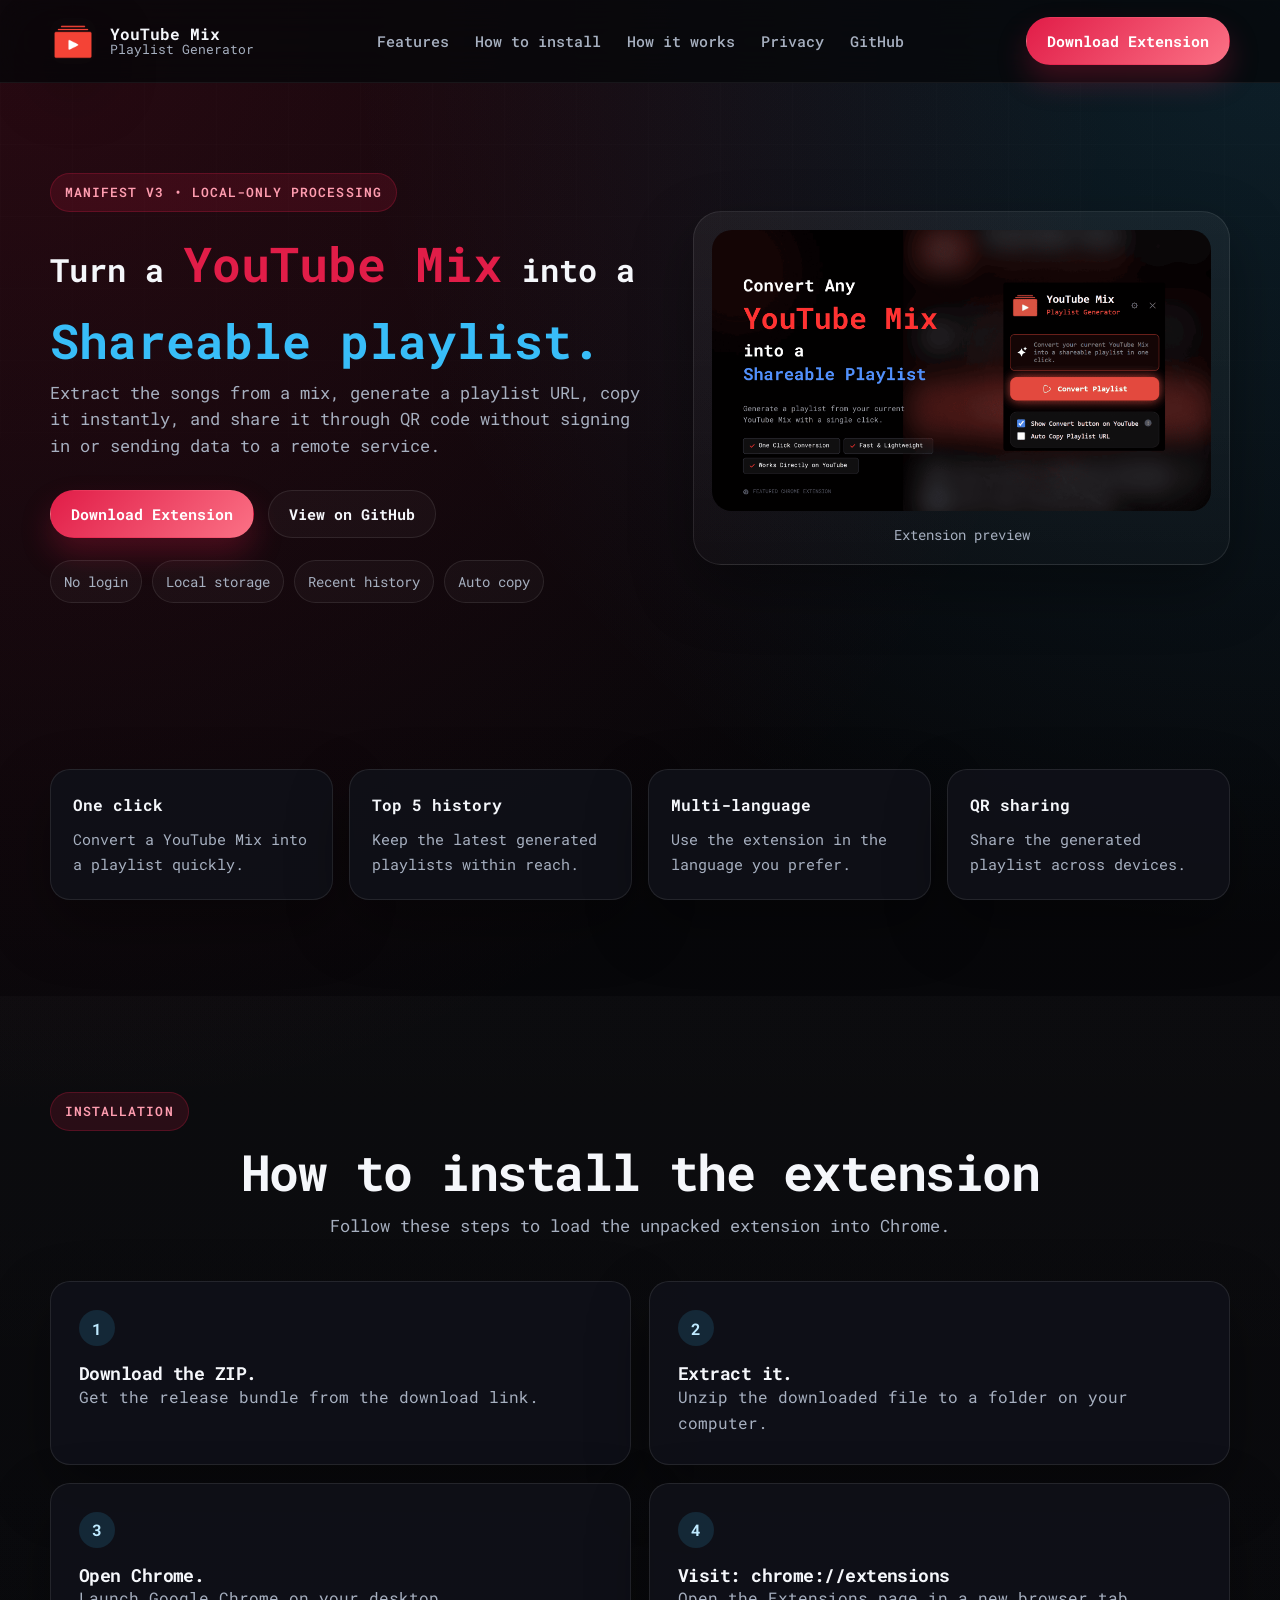
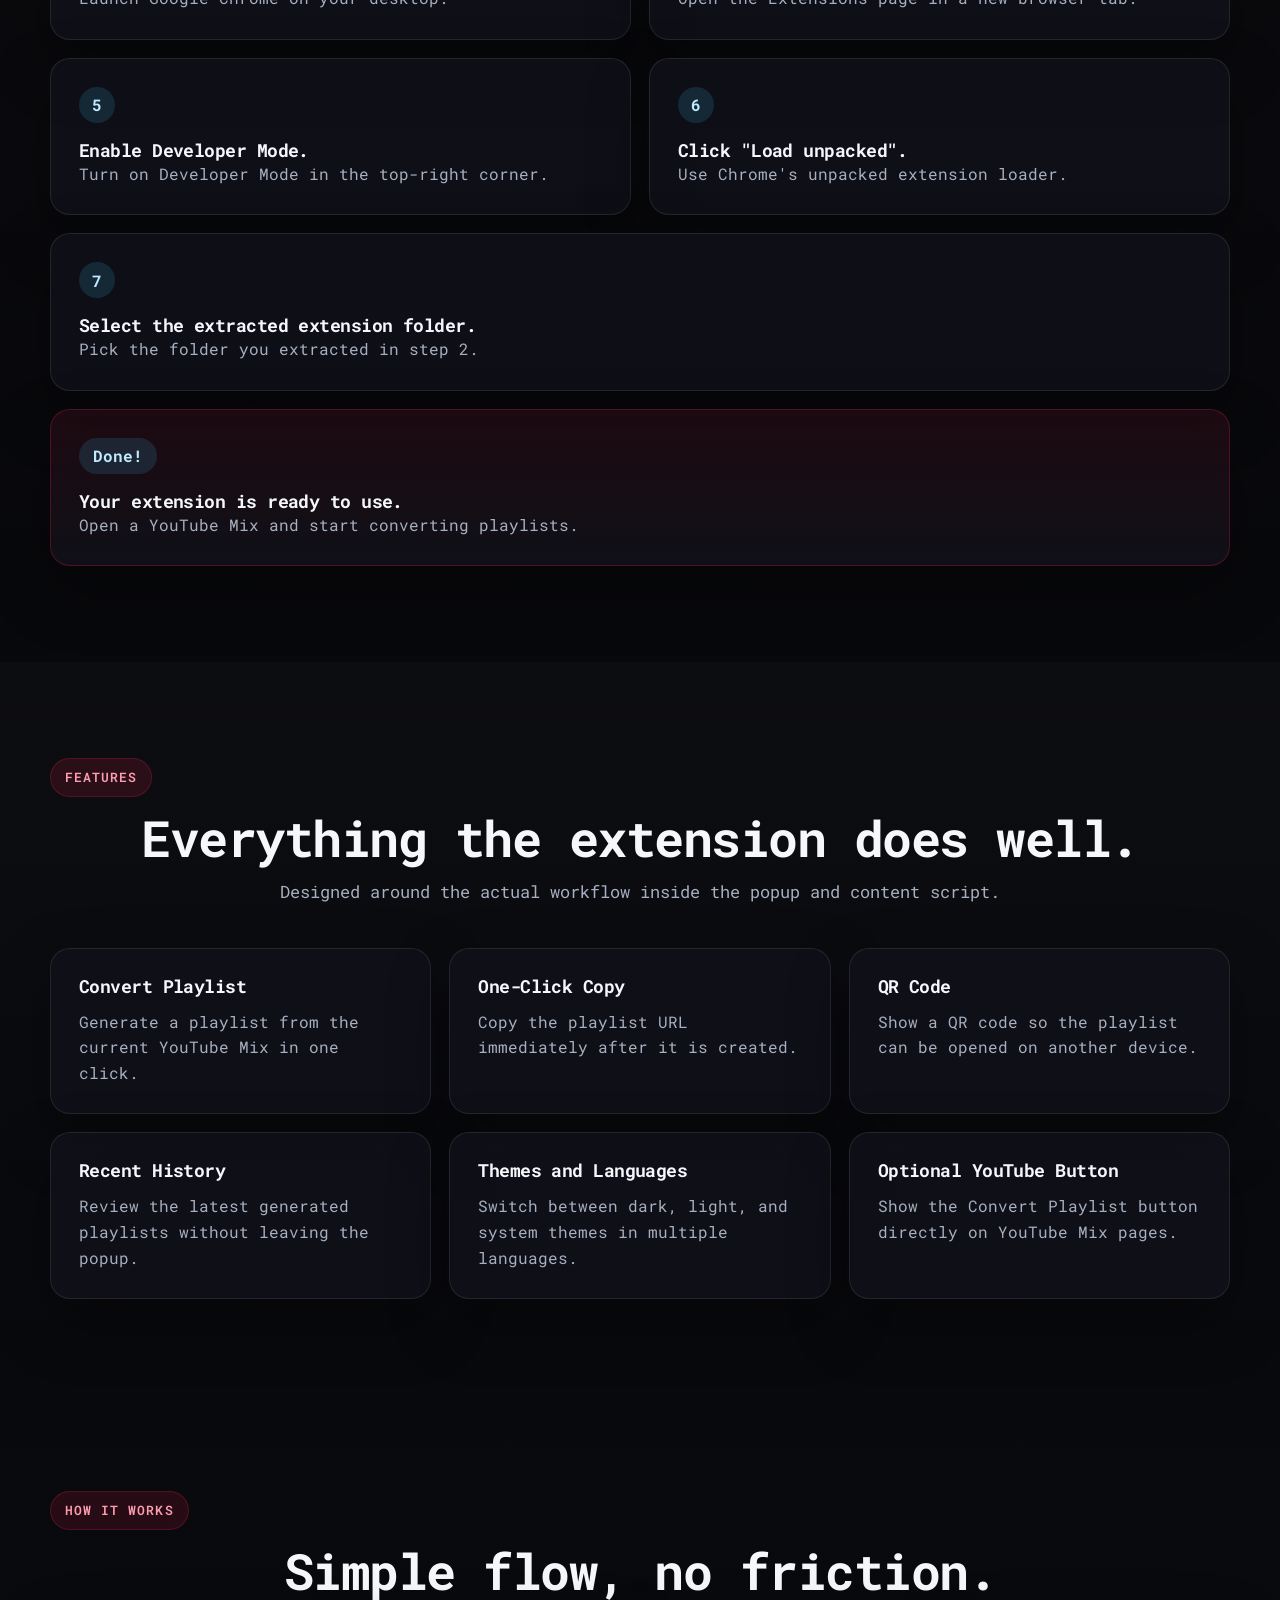
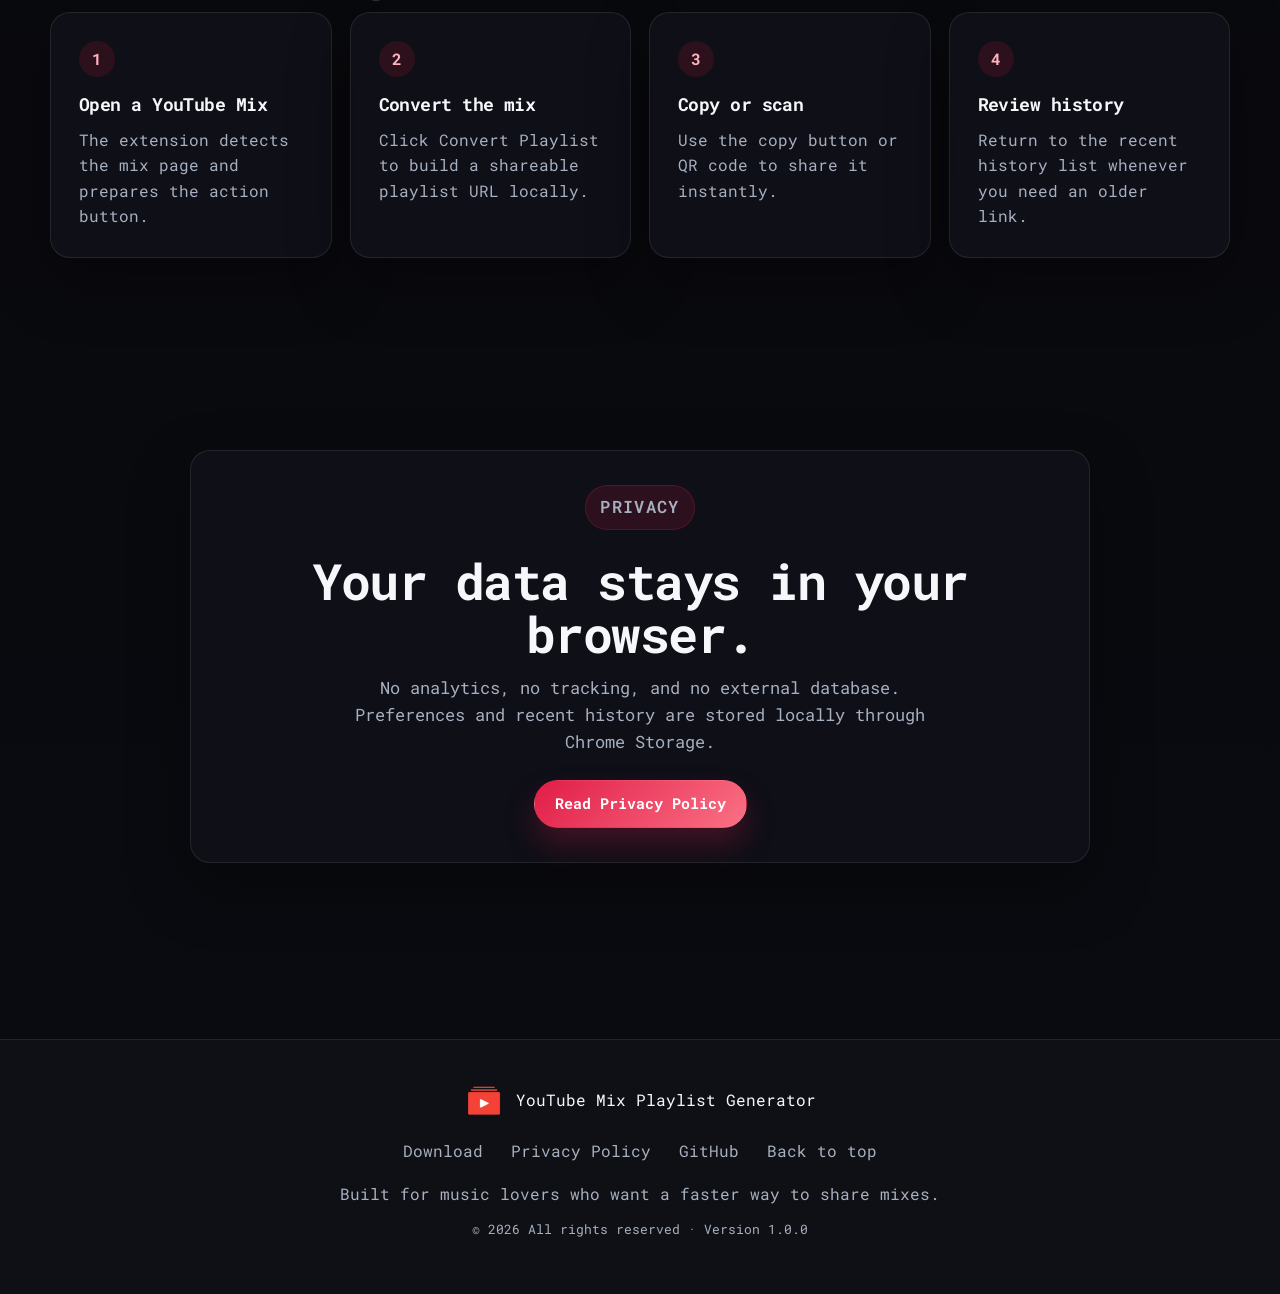
<file: docs/index.html>
<!doctype html>
<html lang="en">
  <head>
    <meta charset="UTF-8" />
    <meta name="viewport" content="width=device-width, initial-scale=1.0" />

    <title>YouTube Mix Playlist Generator</title>

    <meta
      name="description"
      content="Convert YouTube Mix playlists into shareable YouTube playlists with one click."
    />

    <link rel="preconnect" href="https://fonts.googleapis.com" />
    <link rel="preconnect" href="https://fonts.gstatic.com" crossorigin />

    <link
      href="https://fonts.googleapis.com/css2?family=Inter:wght@400;500;600;700;800&display=swap"
      rel="stylesheet"
    />

    <link rel="stylesheet" href="index.css" />
  </head>

  <body>
    <header class="site-header">
      <div class="container">
        <a href="#top" class="brand">
          <img
            src="./assets/128.png"
            alt="YouTube Mix Playlist Generator logo"
          />
          <span>
            <strong>YouTube Mix</strong>
            <small>Playlist Generator</small>
          </span>
        </a>

        <nav class="site-nav" aria-label="Primary">
          <a href="#features">Features</a>

          <a href="#how-to-install">How to install</a>

          <a href="#how-it-works">How it works</a>

          <a href="privacy.html">Privacy</a>

          <a
            href="https://github.com/Its-sunny69/Youtube-Mix-to-Playlist-Generator"
            target="_blank"
            rel="noopener noreferrer"
          >
            GitHub
          </a>
        </nav>

        <a href="https://github.com/Its-sunny69/Youtube-Mix-to-Playlist-Generator/releases/download/v1.0.0/youtube.mix.to.playlist.generator.v1.0.0.zip" class="button button-primary header-cta">
          Download Extension
        </a>
      </div>
    </header>

    <main>
      <section class="hero" id="top">
        <div class="container hero-grid">
          <div class="hero-content">
            <p class="eyebrow">Manifest V3 • Local-only processing</p>

            <div class="hero-title">
              Turn a
              <span class="highlight">YouTube Mix</span>
              into a
              <span class="highlight2">Shareable playlist.</span>
            </div>

            <p class="lead">
              Extract the songs from a mix, generate a playlist URL, copy it
              instantly, and share it through QR code without signing in or
              sending data to a remote service.
            </p>

            <div class="hero-actions">
              <a href="https://github.com/Its-sunny69/Youtube-Mix-to-Playlist-Generator/releases/download/v1.0.0/youtube.mix.to.playlist.generator.v1.0.0.zip" class="button button-primary">
                Download Extension
              </a>

              <a
                href="https://github.com/Its-sunny69/Youtube-Mix-to-Playlist-Generator"
                target="_blank"
                rel="noopener noreferrer"
                class="button button-secondary"
              >
                View on GitHub
              </a>
            </div>

            <div class="hero-points" aria-label="Key benefits">
              <span>No login</span>

              <span>Local storage</span>

              <span>Recent history</span>

              <span>Auto copy</span>
            </div>
          </div>

          <div class="hero-visual">
            <figure class="preview-card">
              <img
                src="./assets/banner.png"
                alt="YouTube Mix Playlist Generator banner"
              />

              <figcaption>Extension preview</figcaption>
            </figure>
          </div>
        </div>
      </section>

      <section class="section">
        <div class="container stats-grid">
          <article class="stat-card">
            <strong>One click</strong>
            <span>Convert a YouTube Mix into a playlist quickly.</span>
          </article>

          <article class="stat-card">
            <strong>Top 5 history</strong>
            <span>Keep the latest generated playlists within reach.</span>
          </article>

          <article class="stat-card">
            <strong>Multi-language</strong>
            <span>Use the extension in the language you prefer.</span>
          </article>

          <article class="stat-card">
            <strong>QR sharing</strong>
            <span>Share the generated playlist across devices.</span>
          </article>
        </div>
      </section>

      <section id="how-to-install" class="section section-alt">
        <div class="container">
          <p class="section-kicker">Installation</p>

          <h2>How to install the extension</h2>

          <p class="section-description">
            Follow these steps to load the unpacked extension into Chrome.
          </p>

          <div class="install-grid">
            <article class="install-card">
              <span>1</span>
              <h3>
                <a
                  href="https://github.com/Its-sunny69/Youtube-Mix-to-Playlist-Generator/releases/download/v1.0.0/youtube.mix.to.playlist.generator.v1.0.0.zip"
                >
                  Download the ZIP</a
                >.
              </h3>
              <p>Get the release bundle from the download link.</p>
            </article>

            <article class="install-card">
              <span>2</span>
              <h3>Extract it.</h3>
              <p>Unzip the downloaded file to a folder on your computer.</p>
            </article>

            <article class="install-card">
              <span>3</span>
              <h3>Open Chrome.</h3>
              <p>Launch Google Chrome on your desktop.</p>
            </article>

            <article class="install-card">
              <span>4</span>
              <h3>Visit: chrome://extensions</h3>
              <p>Open the Extensions page in a new browser tab.</p>
            </article>

            <article class="install-card">
              <span>5</span>
              <h3>Enable Developer Mode.</h3>
              <p>Turn on Developer Mode in the top-right corner.</p>
            </article>

            <article class="install-card">
              <span>6</span>
              <h3>Click "Load unpacked".</h3>
              <p>Use Chrome's unpacked extension loader.</p>
            </article>

            <article class="install-card install-card-wide">
              <span>7</span>
              <h3>Select the extracted extension folder.</h3>
              <p>Pick the folder you extracted in step 2.</p>
            </article>

            <article class="install-card install-card-wide install-done">
              <span>Done!</span>
              <h3>Your extension is ready to use.</h3>
              <p>Open a YouTube Mix and start converting playlists.</p>
            </article>
          </div>
        </div>
      </section>

      <section id="features" class="section section-alt">
        <div class="container">
          <p class="section-kicker">Features</p>

          <h2>Everything the extension does well.</h2>

          <p class="section-description">
            Designed around the actual workflow inside the popup and content
            script.
          </p>

          <div class="feature-grid">
            <div class="feature-card">
              <h3>Convert Playlist</h3>

              <p>
                Generate a playlist from the current YouTube Mix in one click.
              </p>
            </div>

            <div class="feature-card">
              <h3>One-Click Copy</h3>

              <p>Copy the playlist URL immediately after it is created.</p>
            </div>

            <div class="feature-card">
              <h3>QR Code</h3>

              <p>
                Show a QR code so the playlist can be opened on another device.
              </p>
            </div>

            <div class="feature-card">
              <h3>Recent History</h3>

              <p>
                Review the latest generated playlists without leaving the popup.
              </p>
            </div>

            <div class="feature-card">
              <h3>Themes and Languages</h3>

              <p>
                Switch between dark, light, and system themes in multiple
                languages.
              </p>
            </div>

            <div class="feature-card">
              <h3>Optional YouTube Button</h3>

              <p>
                Show the Convert Playlist button directly on YouTube Mix pages.
              </p>
            </div>
          </div>
        </div>
      </section>

      <section id="how-it-works" class="section">
        <div class="container">
          <p class="section-kicker">How it works</p>

          <h2>Simple flow, no friction.</h2>

          <div class="steps-grid">
            <article class="step-card">
              <span>1</span>
              <h3>Open a YouTube Mix</h3>
              <p>
                The extension detects the mix page and prepares the action
                button.
              </p>
            </article>

            <article class="step-card">
              <span>2</span>
              <h3>Convert the mix</h3>
              <p>
                Click Convert Playlist to build a shareable playlist URL
                locally.
              </p>
            </article>

            <article class="step-card">
              <span>3</span>
              <h3>Copy or scan</h3>
              <p>Use the copy button or QR code to share it instantly.</p>
            </article>

            <article class="step-card">
              <span>4</span>
              <h3>Review history</h3>
              <p>
                Return to the recent history list whenever you need an older
                link.
              </p>
            </article>
          </div>
        </div>
      </section>

      <section class="section">
        <div class="container privacy-box">
          <p class="section-kicker">Privacy</p>

          <h2>Your data stays in your browser.</h2>

          <p>
            No analytics, no tracking, and no external database. Preferences and
            recent history are stored locally through Chrome Storage.
          </p>

          <a href="privacy.html" class="button button-primary"
            >Read Privacy Policy</a
          >
        </div>
      </section>
    </main>

    <footer>
      <div class="container footer">
        <div class="footer-logo">
          <img
            src="./assets/128.png"
            alt="YouTube Mix Playlist Generator logo"
          />

          <span>YouTube Mix Playlist Generator</span>
        </div>

        <div class="footer-links">
          <a
            href="https://github.com/Its-sunny69/Youtube-Mix-to-Playlist-Generator/releases/download/v1.0.0/youtube.mix.to.playlist.generator.v1.0.0.zip"
            target="_blank"
            rel="noopener noreferrer"
          >
            Download
          </a>

          <a href="privacy.html">Privacy Policy</a>

          <a
            href="https://github.com/Its-sunny69/Youtube-Mix-to-Playlist-Generator"
            target="_blank"
            rel="noopener noreferrer"
          >
            GitHub
          </a>

          <a href="#top">Back to top</a>
        </div>

        <p>Built for music lovers who want a faster way to share mixes.</p>

        <small>© 2026 All rights reserved · Version 1.0.0</small>
      </div>
    </footer>
  </body>
</html>
</file>
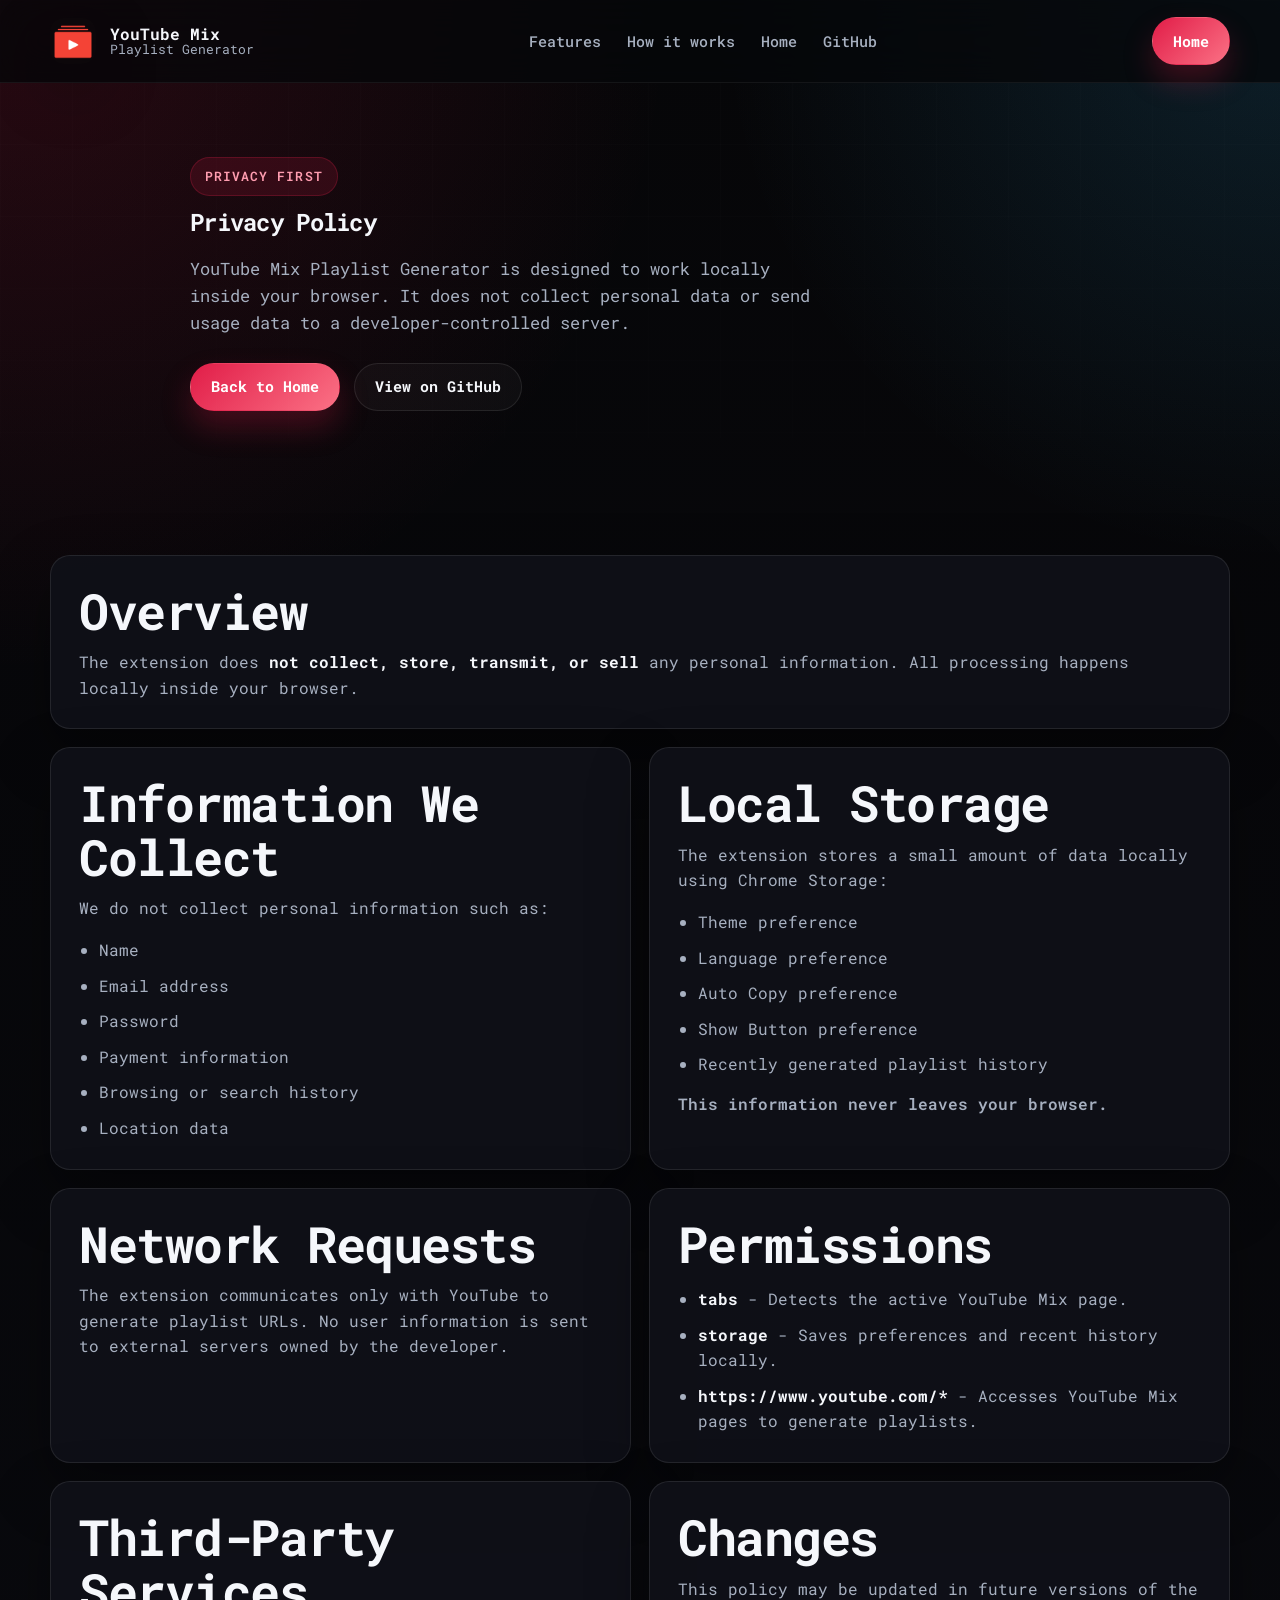
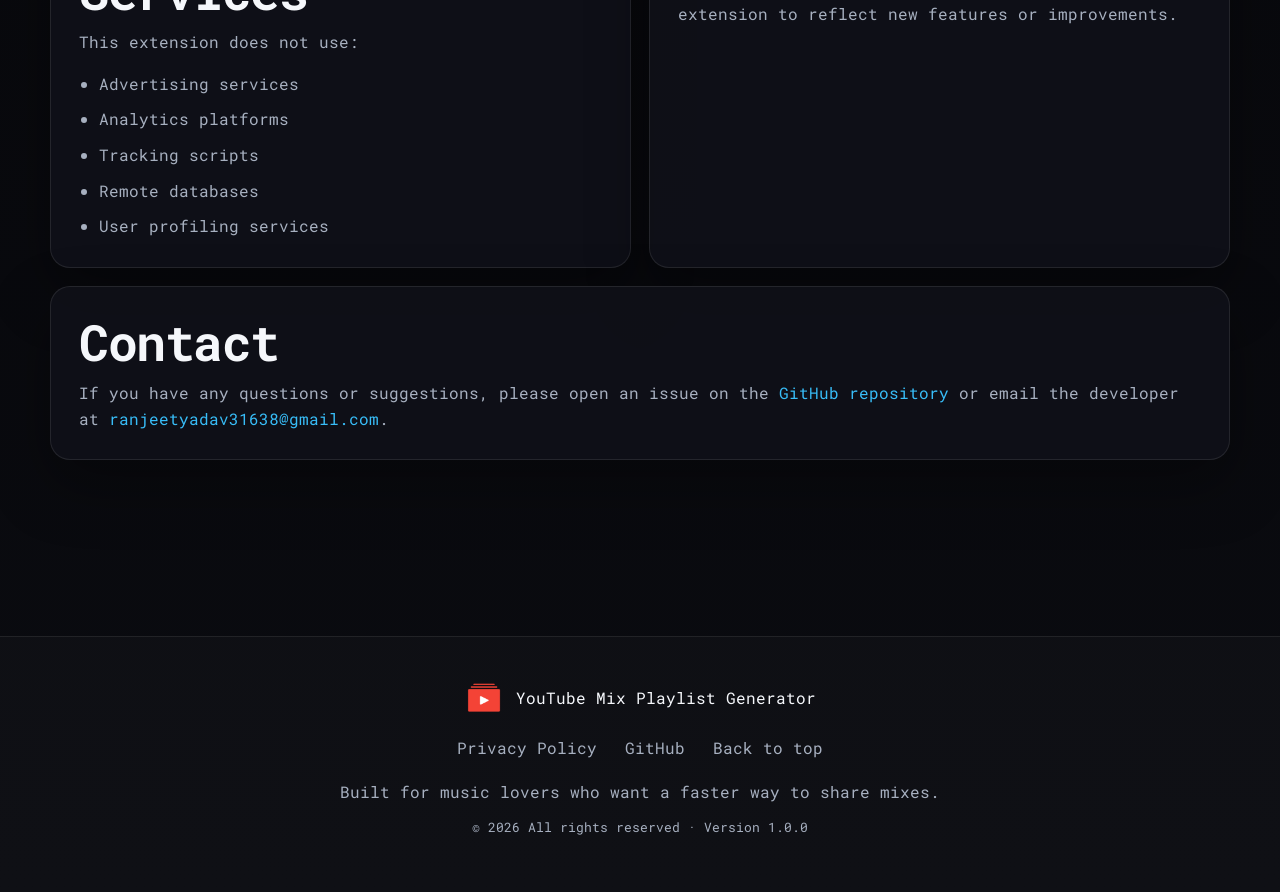
<file: docs/privacy.html>
<!doctype html>
<html lang="en">
  <head>
    <meta charset="UTF-8" />
    <meta name="viewport" content="width=device-width, initial-scale=1.0" />

    <title>Privacy Policy | YouTube Mix Playlist Generator</title>

    <meta
      name="description"
      content="Privacy policy for the YouTube Mix Playlist Generator Chrome extension."
    />

    <link rel="preconnect" href="https://fonts.googleapis.com" />
    <link rel="preconnect" href="https://fonts.gstatic.com" crossorigin />

    <link
      href="https://fonts.googleapis.com/css2?family=Inter:wght@400;500;600;700;800&display=swap"
      rel="stylesheet"
    />

    <link rel="stylesheet" href="index.css" />
  </head>

  <body class="privacy-page">
    <header class="site-header">
      <div class="container">
        <a href="index.html#top" class="brand">
          <img
            src="./assets/128.png"
            alt="YouTube Mix Playlist Generator logo"
          />
          <span>
            <strong>YouTube Mix</strong>
            <small>Playlist Generator</small>
          </span>
        </a>

        <nav class="site-nav" aria-label="Primary">
          <a href="index.html#features">Features</a>

          <a href="index.html#how-it-works">How it works</a>

          <a href="index.html">Home</a>

          <a
            href="https://github.com/Its-sunny69/Youtube-Mix-to-Playlist-Generator"
            target="_blank"
            rel="noopener noreferrer"
          >
            GitHub
          </a>
        </nav>

        <a href="index.html" class="button button-primary header-cta">Home</a>
      </div>
    </header>

    <main>
      <section class="page-hero">
        <div class="container page-hero-inner">
          <p class="eyebrow">Privacy first</p>

          <h1>Privacy Policy</h1>

          <p class="lead">
            YouTube Mix Playlist Generator is designed to work locally inside
            your browser. It does not collect personal data or send usage data
            to a developer-controlled server.
          </p>

          <div class="hero-actions">
            <a href="index.html" class="button button-primary">Back to Home</a>

            <a
              href="https://github.com/Its-sunny69/Youtube-Mix-to-Playlist-Generator"
              target="_blank"
              rel="noopener noreferrer"
              class="button button-secondary"
            >
              View on GitHub
            </a>
          </div>
        </div>
      </section>

      <section class="section">
        <div class="container policy-grid">
          <article class="policy-card policy-card-wide">
            <h2>Overview</h2>

            <p>
              The extension does
              <strong>not collect, store, transmit, or sell</strong>
              any personal information. All processing happens locally inside
              your browser.
            </p>
          </article>

          <article class="policy-card">
            <h2>Information We Collect</h2>

            <p>We do not collect personal information such as:</p>

            <ul class="policy-list">
              <li>Name</li>

              <li>Email address</li>

              <li>Password</li>

              <li>Payment information</li>

              <li>Browsing or search history</li>

              <li>Location data</li>
            </ul>
          </article>

          <article class="policy-card">
            <h2>Local Storage</h2>

            <p>
              The extension stores a small amount of data locally using Chrome
              Storage:
            </p>

            <ul class="policy-list">
              <li>Theme preference</li>

              <li>Language preference</li>

              <li>Auto Copy preference</li>

              <li>Show Button preference</li>

              <li>Recently generated playlist history</li>
            </ul>

            <p class="policy-note">
              This information never leaves your browser.
            </p>
          </article>

          <article class="policy-card">
            <h2>Network Requests</h2>

            <p>
              The extension communicates only with YouTube to generate playlist
              URLs. No user information is sent to external servers owned by the
              developer.
            </p>
          </article>

          <article class="policy-card">
            <h2>Permissions</h2>

            <ul class="policy-list">
              <li>
                <strong>tabs</strong> - Detects the active YouTube Mix page.
              </li>

              <li>
                <strong>storage</strong> - Saves preferences and recent history
                locally.
              </li>

              <li>
                <strong>https://www.youtube.com/*</strong> - Accesses YouTube
                Mix pages to generate playlists.
              </li>
            </ul>
          </article>

          <article class="policy-card">
            <h2>Third-Party Services</h2>

            <p>This extension does not use:</p>

            <ul class="policy-list">
              <li>Advertising services</li>

              <li>Analytics platforms</li>

              <li>Tracking scripts</li>

              <li>Remote databases</li>

              <li>User profiling services</li>
            </ul>
          </article>

          <article class="policy-card">
            <h2>Changes</h2>

            <p>
              This policy may be updated in future versions of the extension to
              reflect new features or improvements.
            </p>
          </article>

          <article class="policy-card policy-card-wide">
            <h2>Contact</h2>

            <p>
              If you have any questions or suggestions, please open an issue on
              the
              <a
                href="https://github.com/Its-sunny69/Youtube-Mix-to-Playlist-Generator"
                target="_blank"
                rel="noopener noreferrer"
                class="link"
                >GitHub repository</a
              >
              or email the developer at
              <a href="mailto:ranjeetyadav31638@gmail.com" class="link"
                >ranjeetyadav31638@gmail.com</a
              >.
            </p>
          </article>
        </div>
      </section>
    </main>

    <footer>
      <div class="container footer">
        <div class="footer-logo">
          <img
            src="./assets/128.png"
            alt="YouTube Mix Playlist Generator logo"
          />

          <span>YouTube Mix Playlist Generator</span>
        </div>

        <div class="footer-links">
          <a href="privacy.html">Privacy Policy</a>

          <a
            href="https://github.com/Its-sunny69/Youtube-Mix-to-Playlist-Generator"
            target="_blank"
            rel="noopener noreferrer"
          >
            GitHub
          </a>

          <a href="#top">Back to top</a>
        </div>

        <p>Built for music lovers who want a faster way to share mixes.</p>

        <small>© 2026 All rights reserved · Version 1.0.0</small>
      </div>
    </footer>
  </body>
</html>
</file>
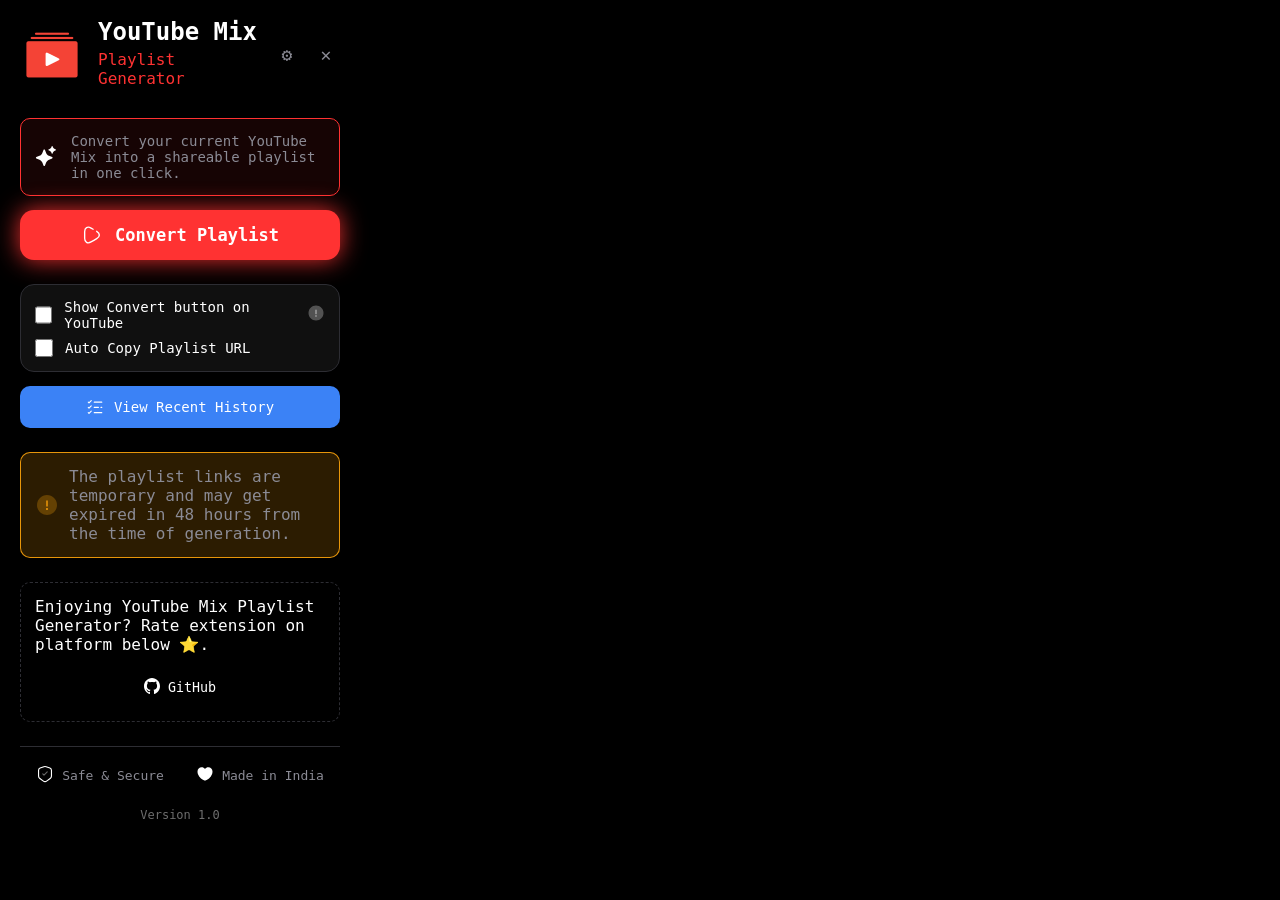
<file: popup/popup.html>
<!doctype html>
<html lang="en">
  <head>
    <meta charset="UTF-8" />
    <title>YouTube Mix Generator</title>
    <link rel="stylesheet" href="popup.css" />
  </head>

  <body>
    <div class="container">
      <div id="main-view" class="view active">
        <div class="header">
          <div class="header-title">
            <img src="../icons/64.png" />
            <div class="header-content">
              <h1 data-i18n="appName">YouTube Mix</h1>
              <p data-i18n="appSubtitle">Playlist Generator</p>
            </div>
          </div>

          <div class="header-actions">
            <button id="settings-btn" class="icon-btn">⚙</button>

            <button id="close-popup" class="close-btn">✕</button>
          </div>
        </div>

        <div class="popup-body">
          <div id="description-view" class="popup-view active">
            <div class="description-card">
              <span data-icon="sparkler"></span>

              <p class="description" data-i18n="description">
                Convert your current YouTube Mix into a shareable playlist in
                one click.
              </p>
            </div>
          </div>

          <div id="details-view" class="popup-view">
            <div class="playlist-card">
              <div class="playlist-status">
                <span data-i18n="playlistGenerated">✓ Playlist Generated</span>
              </div>

              <div class="playlist-stats">
                <span class="stats-label">
                  <span data-icon="music"></span>
                  <span data-i18n="songs">Songs</span>
                </span>
                <span id="songs-count">0</span>
              </div>

              <div class="playlist-stats">
                <span class="stats-label">
                  <span data-icon="clock"></span>
                  <span data-i18n="playbackTime">Playback Time</span>
                </span>
                <span id="playback-time">0 min</span>
              </div>

              <div class="playlist-actions">
                <button id="view-playlist-btn" class="view-playlist-btn">
                  <span data-icon="playFilled"></span>
                  <span data-i18n="viewPlaylist">View Playlist</span>
                </button>

                <button id="qr-btn" class="show-qr-btn">
                  <span data-icon="qrCode"></span>
                  <span data-i18n="showQRCode">Show QR Code</span>
                </button>
              </div>
            </div>
          </div>
        </div>

        <button id="convert-btn" class="btn-generate">
          <img id="btn-icon" src="../icons/play.svg" />

          <span id="btn-text" data-i18n="convertPlaylist"
            >Convert Playlist</span
          >
        </button>

        <div class="setting">
          <div class="option">
            <label>
              <input type="checkbox" id="show-youtube-btn" />
              <span data-i18n="showYoutubeButton"
                >Show Convert button on YouTube</span
              >
            </label>

            <div class="info-wrapper">
              <span data-icon="infoCircle"></span>

              <div class="tooltip" data-i18n="showYoutubeButtonTooltip">
                Toggle this on if you want the Convert Playlist button to appear
                directly on YouTube Mix pages.
              </div>
            </div>
          </div>

          <div class="option">
            <label class="toggle-row">
              <input type="checkbox" id="auto-copy-toggle" />
              <span data-i18n="autoCopyPlaylist">Auto Copy Playlist URL</span>
            </label>
          </div>
        </div>

        <button id="history-btn" class="history-btn">
          <img class="history-btn-icon" src="../icons/list.svg" />

          <span data-i18n="history">View Recent History</span>
        </button>

        <div class="important-description">
          <img
            src="../icons/important-info-circle.svg"
            class="important-description-icon"
          />
          <p data-i18n="playlistExpiry">
            The playlist links are temporary and may get expired in 48 hours
            from the time of generation.
          </p>
        </div>

        <div class="feedback">
          <p class="support-title" data-i18n="supportTitle">
            Enjoying YouTube Mix Playlist Generator? Rate extension on platform
            below ⭐.
          </p>

          <div class="support-links">
            <!-- <button id="rate-extension" class="support-btn">
              <span data-icon="chrome"></span>

              <span data-i18n="chrome">Chrome</span>
            </button> -->

            <button id="github-extension" class="support-btn">
              <span data-icon="github"></span>

              <span data-i18n="github">GitHub</span>
            </button>
          </div>
        </div>

        <div class="footer">
          <div>
            <span data-icon="shieldTick"></span>

            <span data-i18n="safeSecure">Safe & Secure</span>
          </div>

          <div>
            <span data-icon="heart"></span>

            <span data-i18n="madeInIndia">Made in India</span>
          </div>
        </div>

        <p class="version" data-i18n="version">Version 1.0</p>
      </div>

      <div id="history-view" class="view">
        <div class="history-header">
          <button id="back-history" class="back-btn">
            ← <span data-i18n="back">Back</span>
          </button>

          <h2 data-i18n="recentHistory">Recent History - Top 5</h2>
        </div>

        <div class="important-description">
          <img
            src="../icons/important-info-circle.svg"
            class="important-description-icon"
          />
          <p data-i18n="playlistExpiry">
            The playlist links are temporary and may get expired in 48 hours
            from the time of generation.
          </p>
        </div>

        <div id="history-list" class="history-list"></div>

        <button class="clear-history-btn" id="clear-history">
          <img src="../icons/delete.svg" class="history-btn-icon" />

          <span data-i18n="clearHistory">Clear History</span>
        </button>
      </div>

      <div id="settings-view" class="view">
        <div class="settings-header">
          <button id="back-settings" class="back-btn">
            ← <span data-i18n="back">Back</span>
          </button>

          <h2 data-i18n="settings">Settings</h2>
        </div>

        <div class="settings-list">
          <div class="settings-group">
            <button class="settings-item" id="theme-btn">
              <span class="setting-label">
                <span data-icon="theme"></span>

                <span data-i18n="theme">Theme</span>
              </span>
              <span id="theme-arrow">›</span>
            </button>

            <div id="theme-options" class="theme-options hidden">
              <button class="theme-option" data-theme="system">
                <span data-i18n="system">System</span>
                <span class="theme-check"></span>
              </button>

              <button class="theme-option" data-theme="light">
                <span data-i18n="light">Light</span>
                <span class="theme-check"></span>
              </button>

              <button class="theme-option" data-theme="dark">
                <span data-i18n="dark">Dark</span>
                <span class="theme-check"></span>
              </button>
            </div>
          </div>

          <div class="settings-group">
            <button class="settings-item" id="language-btn">
              <span class="setting-label">
                <span data-icon="language"></span>

                <span data-i18n="language">Language</span>
              </span>
              <span>›</span>
            </button>

            <div id="language-options" class="theme-options hidden">
              <button class="language-option" data-language="en">
                <span>English</span>
                <span class="language-check"></span>
              </button>

              <button class="language-option" data-language="hi">
                <span>हिन्दी</span>
                <span class="language-check"></span>
              </button>

              <button class="language-option" data-language="hinglish">
                <span>Hinglish</span>
                <span class="language-check"></span>
              </button>

              <button class="language-option" data-language="bho">
                <span>भोजपुरी</span>
                <span class="language-check"></span>
              </button>

              <button class="language-option" data-language="ja">
                <span>日本語</span>
                <span class="language-check"></span>
              </button>

              <button class="language-option" data-language="es">
                <span>Español</span>
                <span class="language-check"></span>
              </button>

              <button class="language-option" data-language="fr">
                <span>Français</span>
                <span class="language-check"></span>
              </button>

              <button class="language-option" data-language="de">
                <span>Deutsch</span>
                <span class="language-check"></span>
              </button>

              <button class="language-option" data-language="pt">
                <span>Português (Brasil)</span>
                <span class="language-check"></span>
              </button>
            </div>
          </div>
        </div>
      </div>

      <div id="qr-modal" class="qr-modal hidden">
        <div class="qr-content">
          <div class="qr-header">
            <button id="close-qr" class="close-btn">✕</button>
          </div>

          <div class="qr-code-container">
            <div id="qr-container"></div>

            <p data-i18n="scanToOpenPlaylist">Scan to open playlist</p>
          </div>

          <div class="qr-actions">
            <button id="download-qr" class="download-qr-btn">
              <img src="../icons/download.svg" class="download-qr-btn-icon" />

              <span data-i18n="downloadQR">Download QR</span>
            </button>
          </div>
        </div>
      </div>
    </div>

    <script src="../lib/qrcode.min.js"></script>
    <script type="module" src="popup.js"></script>
  </body>
</html>
</file>
<file: docs/index.css>
@import url("https://fonts.googleapis.com/css2?family=Roboto+Mono:ital,wght@0,100..700;1,100..700&display=swap");

:root {
  --bg: #07070a;
  --bg-alt: #0c0d12;
  --surface: rgba(16, 17, 24, 0.92);
  --surface-strong: #141621;
  --border: rgba(255, 255, 255, 0.09);
  --text: #f5f7fb;
  --text-secondary: #a7b0c0;
  --primary: #e11d48;
  --primary-hover: #be123c;
  --primary-soft: rgba(225, 29, 72, 0.14);
  --accent: #38bdf8;
  --shadow: 0 24px 60px rgba(0, 0, 0, 0.34);
  --radius-sm: 14px;
  --radius: 20px;
  --radius-lg: 28px;
  --transition: 180ms ease;
}

* {
  box-sizing: border-box;
  margin: 0;
  padding: 0;
}

html {
  scroll-behavior: smooth;
}

body {
  min-height: 100vh;
  font-family: "Roboto Mono", monospace;
  background:
    radial-gradient(
      circle at top left,
      rgba(225, 29, 72, 0.16),
      transparent 24%
    ),
    radial-gradient(
      circle at top right,
      rgba(56, 189, 248, 0.14),
      transparent 20%
    ),
    linear-gradient(180deg, #060608 0%, #0a0b10 100%);
  color: var(--text);
  line-height: 1.6;
  overflow-x: hidden;
}

body::before {
  content: "";
  position: fixed;
  inset: 0;
  pointer-events: none;
  background-image:
    linear-gradient(rgba(255, 255, 255, 0.02) 1px, transparent 1px),
    linear-gradient(90deg, rgba(255, 255, 255, 0.02) 1px, transparent 1px);
  background-size: 72px 72px;
  mask-image: linear-gradient(180deg, rgba(0, 0, 0, 0.7), transparent 85%);
}

img {
  display: block;
  max-width: 100%;
}

a {
  color: inherit;
  text-decoration: none;
}

.link {
  color: var(--accent);
  transition: color var(--transition);
}

.link:hover {
  opacity: 0.8;
  text-decoration: underline;
}

p {
  color: var(--text-secondary);
}

strong {
  color: var(--text);
}

.container {
  width: min(1180px, calc(100% - 40px));
  margin: 0 auto;
}

.section {
  padding: 96px 0;
}

.section-alt {
  background: linear-gradient(
    180deg,
    rgba(255, 255, 255, 0.02),
    transparent 100%
  );
}

.section-kicker,
.eyebrow {
  display: inline-flex;
  align-items: center;
  gap: 8px;
  margin-bottom: 14px;
  padding: 8px 14px;
  border: 1px solid rgba(225, 29, 72, 0.24);
  border-radius: 999px;
  background: var(--primary-soft);
  color: #ff9db0;
  font-size: 0.82rem;
  font-weight: 600;
  letter-spacing: 0.08em;
  text-transform: uppercase;
}

h1,
h2,
h3 {
  line-height: 1.08;
  letter-spacing: -0.03em;
}

.hero-title {
  font-size: 2rem;
  font-weight: 700;
}

.highlight {
  color: var(--primary);
  font-size: 3rem;
  font-weight: 700;
}

.highlight2 {
  color: var(--accent);
  font-size: 3rem;
  font-weight: 700;
}

h2 {
  font-size: clamp(2rem, 4vw, 3.1rem);
}

h3 {
  font-size: 1.15rem;
}

.lead,
.section-description,
.privacy-box p,
.page-hero .lead {
  font-size: 1.05rem;
  color: var(--text-secondary);
}

.button {
  display: inline-flex;
  align-items: center;
  justify-content: center;
  gap: 10px;
  min-height: 48px;
  padding: 0 20px;
  border: 1px solid transparent;
  border-radius: 999px;
  font-size: 0.95rem;
  font-weight: 700;
  transition:
    transform var(--transition),
    background-color var(--transition),
    border-color var(--transition),
    color var(--transition),
    box-shadow var(--transition);
}

.button:hover {
  transform: translateY(-2px);
}

.button-primary {
  background: linear-gradient(135deg, var(--primary), #fb7185);
  color: #fff;
  box-shadow: 0 16px 30px rgba(225, 29, 72, 0.25);
}

.button-primary:hover {
  background: linear-gradient(135deg, var(--primary-hover), #f43f5e);
}

.button-secondary {
  border-color: var(--border);
  background: rgba(255, 255, 255, 0.03);
  color: var(--text);
}

.button-secondary:hover {
  border-color: rgba(255, 255, 255, 0.18);
  background: rgba(255, 255, 255, 0.06);
}

.site-header {
  position: sticky;
  top: 0;
  z-index: 20;
  backdrop-filter: blur(20px);
  background: rgba(6, 7, 10, 0.78);
  border-bottom: 1px solid rgba(255, 255, 255, 0.06);
}

.site-header .container {
  display: flex;
  align-items: center;
  justify-content: space-between;
  gap: 24px;
  min-height: 82px;
}

.brand {
  display: inline-flex;
  align-items: center;
  gap: 14px;
  min-width: 0;
}

.brand img {
  width: 46px;
  height: 46px;
  border-radius: 14px;
  box-shadow: var(--shadow);
}

.brand span {
  display: flex;
  flex-direction: column;
  line-height: 1.1;
}

.brand strong {
  font-size: 1rem;
}

.brand small {
  color: var(--text-secondary);
  font-size: 0.84rem;
}

.site-nav {
  display: flex;
  align-items: center;
  gap: 26px;
}

.site-nav a {
  color: var(--text-secondary);
  font-size: 0.95rem;
  font-weight: 500;
  transition: color var(--transition);
}

.site-nav a:hover {
  color: var(--text);
}

.header-cta {
  flex: 0 0 auto;
}

.hero {
  position: relative;
  padding: 90px 0 70px;
}

.hero-grid {
  display: grid;
  grid-template-columns: 1.05fr 0.95fr;
  gap: 50px;
  align-items: center;
}

.hero-content {
  position: relative;
  z-index: 1;
}

.hero-content h1 {
  margin-bottom: 22px;
}

.hero-content .lead {
  max-width: 60ch;
  margin-bottom: 30px;
}

.hero-actions {
  display: flex;
  flex-wrap: wrap;
  gap: 14px;
  margin-bottom: 22px;
}

.hero-points {
  display: flex;
  flex-wrap: wrap;
  gap: 10px;
}

.hero-points span {
  padding: 9px 13px;
  border: 1px solid var(--border);
  border-radius: 999px;
  background: rgba(255, 255, 255, 0.03);
  color: var(--text-secondary);
  font-size: 0.9rem;
}

.hero-visual {
  position: relative;
}

.preview-card {
  padding: 18px;
  border: 1px solid var(--border);
  border-radius: var(--radius-lg);
  background: linear-gradient(
    180deg,
    rgba(255, 255, 255, 0.05),
    rgba(255, 255, 255, 0.02)
  );
  box-shadow: var(--shadow);
}

.preview-card img {
  width: 100%;
  border-radius: calc(var(--radius-lg) - 8px);
}

.preview-card figcaption {
  margin-top: 12px;
  color: var(--text-secondary);
  font-size: 0.9rem;
  text-align: center;
}

.stats-grid {
  display: grid;
  grid-template-columns: repeat(4, 1fr);
  gap: 16px;
}

.stat-card,
.feature-card,
.step-card,
.policy-card,
.privacy-box {
  border: 1px solid var(--border);
  background: var(--surface);
  box-shadow: var(--shadow);
}

.stat-card {
  padding: 22px;
  border-radius: var(--radius);
}

.stat-card strong {
  display: block;
  margin-bottom: 8px;
  font-size: 1rem;
}

.stat-card span {
  color: var(--text-secondary);
  font-size: 0.92rem;
}

.section > .container > h2,
.section-description {
  text-align: center;
}

.section h2 {
  margin-bottom: 14px;
}

.section-description {
  max-width: 760px;
  margin: 0 auto 42px;
}

.feature-grid,
.steps-grid,
.policy-grid {
  display: grid;
  gap: 18px;
}

.feature-grid {
  grid-template-columns: repeat(3, minmax(0, 1fr));
}

.install-grid {
  display: grid;
  grid-template-columns: repeat(2, minmax(0, 1fr));
  gap: 18px;
}

.feature-card,
.step-card,
.install-card,
.policy-card,
.privacy-box {
  border-radius: var(--radius);
}

.feature-card,
.step-card,
.install-card,
.policy-card {
  padding: 28px;
}

.feature-card h3,
.step-card h3,
.policy-card h2 {
  margin-bottom: 12px;
}

.feature-card p,
.step-card p,
.install-card p,
.policy-card p {
  color: var(--text-secondary);
}

.feature-card:hover,
.step-card:hover,
.install-card:hover,
.policy-card:hover {
  transform: translateY(-3px);
  border-color: rgba(255, 255, 255, 0.16);
}

.install-card {
  border: 1px solid var(--border);
  background: var(--surface);
  box-shadow: var(--shadow);
}

.install-card span {
  display: inline-flex;
  align-items: center;
  justify-content: center;
  width: 36px;
  height: 36px;
  margin-bottom: 18px;
  border-radius: 999px;
  background: rgba(56, 189, 248, 0.14);
  color: #bfeaff;
  font-weight: 800;
}

.install-card h3 a {
  color: var(--text);
  transition: color var(--transition);
}

.install-card h3 a:hover {
  color: var(--accent);
  opacity: 0.8;
  text-decoration: underline;
}

.install-card-wide {
  grid-column: 1 / -1;
}

.install-done {
  border-color: rgba(225, 29, 72, 0.28);
  background: linear-gradient(180deg, rgba(225, 29, 72, 0.1), var(--surface));
}

.install-done span {
  width: auto;
  padding: 0 14px;
}

.steps-grid {
  grid-template-columns: repeat(4, minmax(0, 1fr));
}

.step-card span {
  display: inline-flex;
  align-items: center;
  justify-content: center;
  width: 36px;
  height: 36px;
  margin-bottom: 18px;
  border-radius: 999px;
  background: rgba(225, 29, 72, 0.14);
  color: #ffb1c0;
  font-weight: 800;
}

.privacy-box {
  max-width: 900px;
  margin: 0 auto;
  padding: 34px;
  text-align: center;
}

.privacy-box p {
  max-width: 60ch;
  margin: 0 auto 24px;
}

.page-hero {
  padding: 74px 0 26px;
}

.page-hero-inner {
  max-width: 900px;
}

.page-hero h1 {
  margin-bottom: 20px;
}

.page-hero .lead {
  max-width: 64ch;
  margin-bottom: 26px;
}

.policy-grid {
  grid-template-columns: repeat(2, minmax(0, 1fr));
}

.policy-card-wide {
  grid-column: 1 / -1;
}

.policy-list {
  margin-top: 16px;
  padding-left: 20px;
  color: var(--text-secondary);
}

.policy-list li + li {
  margin-top: 10px;
}

.policy-note {
  margin-top: 14px;
  color: #9dd7ff;
  font-weight: 600;
}

footer {
  margin-top: 80px;
  border-top: 1px solid rgba(255, 255, 255, 0.08);
  background: rgba(255, 255, 255, 0.02);
}

.footer {
  padding: 40px 0 54px;
  text-align: center;
}

.footer-logo {
  display: inline-flex;
  align-items: center;
  gap: 12px;
  margin-bottom: 18px;
}

.footer-logo img {
  width: 40px;
  height: 40px;
  border-radius: 12px;
}

.footer-links {
  display: flex;
  justify-content: center;
  flex-wrap: wrap;
  gap: 18px 28px;
  margin-bottom: 18px;
}

.footer-links a {
  color: var(--text-secondary);
  transition: color var(--transition);
}

.footer-links a:hover {
  color: var(--text);
}

.footer p {
  margin-bottom: 8px;
}

.footer small {
  color: var(--text-secondary);
}

@keyframes rise {
  from {
    opacity: 0;
    transform: translateY(16px);
  }

  to {
    opacity: 1;
    transform: translateY(0);
  }
}

.hero-content,
.hero-visual,
.stat-card,
.feature-card,
.step-card,
.policy-card,
.privacy-box {
  animation: rise 500ms ease both;
}

@media (max-width: 1080px) {
  .hero-grid,
  .steps-grid,
  .feature-grid,
  .policy-grid,
  .stats-grid {
    grid-template-columns: repeat(2, minmax(0, 1fr));
  }

  .hero-grid {
    gap: 34px;
  }

  .hero-content h1,
  .section > .container > h2,
  .page-hero h1 {
    max-width: none;
    text-align: center;
  }

  .hero-content,
  .page-hero-inner,
  .privacy-box {
    text-align: center;
  }

  .hero-actions,
  .hero-points {
    justify-content: center;
  }

  .site-header .container {
    flex-wrap: wrap;
    justify-content: center;
    padding-block: 14px;
  }

  .site-nav {
    order: 3;
    flex-wrap: wrap;
    justify-content: center;
  }
}

@media (max-width: 720px) {
  .container {
    width: min(100% - 28px, 1180px);
  }

  .section,
  .hero,
  .page-hero {
    padding-top: 64px;
    padding-bottom: 64px;
  }

  .stats-grid,
  .hero-grid,
  .steps-grid,
  .feature-grid,
  .install-grid,
  .policy-grid {
    grid-template-columns: 1fr;
  }

  .site-nav {
    gap: 16px;
  }

  .button,
  .header-cta {
    width: 100%;
  }

  .hero-actions {
    flex-direction: column;
  }

  .privacy-box {
    padding: 24px;
  }

  .feature-card,
  .step-card,
  .policy-card {
    padding: 22px;
  }

  .footer-links {
    flex-direction: column;
    gap: 14px;
  }
}
</file>
<file: popup/popup.css>
:root {
  /* Backgrounds */
  --bg: #000000;
  --surface: #101010;
  --surface-light: #303030;
  --selected-option-bg: #303030bb;

  /* Text */
  --text: #ffffff;
  --text-secondary: #8b8b95;

  /* Borders */
  --border: #2d2d33;

  /* Success */
  --success: #16a34a;
  --success-bg: #1f372c;

  /* Warning */
  --warning: #f59e0b;

  /* Danger */
  --danger: #ff3232;

  /* Cards */
  --blue-card-bg: #3b83f618;
  --blue-card-border: #3b83f663;

  --danger-card-bg: #ff323216;

  /* Footer */
  --divider: #2d2d33;
  --version: #6d6d6d;

  --icon-color: #ffffff;
}

body.light-theme {
  --bg: #fff5f5;

  --surface: #ffffff;
  --surface-light: #ded4d4;
  --selected-option-bg: #e6d6d6;

  --text: #111827;
  --text-secondary: #6b7280;

  --border: #d1d5db;

  --success: #16a34a;
  --success-bg: #dcfce7;

  --warning: #d97706;

  --danger: #dc2626;

  --blue-card-bg: #eff6ff;
  --blue-card-border: #bfdbfe;

  --danger-card-bg: #ffe8e8;

  --divider: #e5e7eb;
  --version: #aeaeae;

  --icon-color: #414141;
}

* {
  margin: 0;
  padding: 0;
  box-sizing: border-box;
  font-family: "Inter", monospace;
}

body {
  width: 360px;
  background: var(--bg);
  color: var(--text);
}

.container {
  padding: 20px;
}

/* ---------- Views ---------- */

.view {
  display: none;
}

.view.active {
  display: block;
}

/* ---------- Header ---------- */

.header {
  display: flex;
  justify-content: space-between;
  align-items: center;
  margin-bottom: 30px;
}

.header-title {
  display: flex;
  align-items: center;
  gap: 14px;
}

.logo {
  width: 38px;
  height: 38px;
}

.header-content h1 {
  font-size: 1.5rem;
  font-weight: 700;
  line-height: 1;
}

.header-content p {
  margin-top: 6px;
  color: var(--danger);
  font-size: 1rem;
  font-weight: 500;
}

.header-actions {
  display: flex;
  align-items: center;
  gap: 8px;
}

.icon-btn {
  width: 34px;
  height: 34px;
  color: var(--text-secondary);
  padding: 2px;
  border: none;
  border-radius: 8px;
  background: transparent;
  cursor: pointer;
  font-size: 18px;
}

.icon-btn:hover {
  background: var(--surface-light);
  color: var(--text);
}

.close-btn {
  width: 34px;
  height: 34px;
  color: var(--text-secondary);
  padding: 2px;
  border: none;
  border-radius: 8px;
  background: transparent;
  cursor: pointer;
  font-size: 18px;
}

.close-btn:hover {
  background: var(--surface-light);
  color: var(--text);
}

/* ---------- Info Card ---------- */

.card-icon {
  width: 22px;
  height: 22px;
  flex-shrink: 0;
  color: var(--icon-color);
}

.popup-view {
  display: none;
  opacity: 0;
  transition: opacity 0.25s ease;
}

.popup-view.active {
  display: block;
  opacity: 1;
  margin-bottom: 14px;
  font-size: 14px;
}

.description-card {
  display: flex;
  align-items: center;
  gap: 14px;
  background: var(--danger-card-bg);
  border: 1px solid var(--danger);
  border-radius: 10px;
  padding: 14px;
  color: var(--text-secondary);
}

.playlist-card {
  background: var(--success-bg);
  border-radius: 10px;
  padding: 14px;
  width: 100%;
}

.playlist-status {
  color: var(--success);
  font-weight: 600;
  margin-bottom: 12px;
}

.playlist-stats {
  display: flex;
  justify-content: space-between;
  margin-top: 8px;
  color: var(--text);
}

.stats-label {
  display: flex;
  align-items: center;
  justify-content: start;
  gap: 8px;
}

.stats-icon {
  width: 18px;
  height: 18px;
  flex-shrink: 0;
  color: var(--icon-color);
}

.playlist-actions {
  display: flex;
  gap: 8px;
}

.view-playlist-btn {
  width: 50%;
  margin-top: 14px;
  padding: 10px;
  border: none;
  border-radius: 10px;
  background: #00d154;
  color: #004002;
  cursor: pointer;
  transition: 0.2s;
  display: flex;
  align-items: center;
  justify-content: center;
  gap: 8px;
}

.view-playlist-btn:hover {
  opacity: 0.8;
}

.stats-action-icon {
  width: 18px;
  height: 18px;
  flex-shrink: 0;
  color: var(--icon-color);
}

/* ---------- QR Code ---------- */

.show-qr-btn {
  width: 50%;
  margin-top: 14px;
  padding: 10px;
  border: none;
  border-radius: 10px;
  background: #8ed5ff;
  color: #002e40;
  cursor: pointer;
  transition: 0.2s;
  display: flex;
  align-items: center;
  justify-content: center;
  gap: 8px;
}

.show-qr-btn:hover {
  opacity: 0.8;
}

.hidden {
  display: none;
}

.qr-modal {
  position: fixed;
  inset: 0;
  background: rgba(0, 0, 0, 0.5);
  display: flex;
  justify-content: center;
  align-items: center;
  z-index: 999;
}

.qr-content {
  background: var(--bg);
  border: 2px solid #3b82f6;
  border-radius: 12px;
  padding: 20px;
  display: flex;
  flex-direction: column;
  gap: 14px;
}

.qr-header {
  display: flex;
  justify-content: end;
}

.qr-code-container {
  display: flex;
  justify-content: center;
  align-content: center;
  text-align: center;
  flex-direction: column;
  gap: 4px;
  padding: 0px 14px;
}

.download-qr-btn {
  width: 100%;
  display: flex;
  align-items: center;
  justify-content: center;
  padding: 12px 16px;
  border: none;
  border-radius: 10px;
  background: #3b82f6;
  cursor: pointer;
  font-size: 14px;
  font-weight: 500;
  color: white;
  gap: 8px;
}

.download-qr-btn:hover {
  opacity: 0.8;
}

.download-qr-btn-icon {
  width: 18px;
  height: 18px;
}

/* ---------- Button ---------- */

#convert-btn {
  width: 100%;
  border: none;
  border-radius: 14px;
  color: white;
  cursor: pointer;
  display: flex;
  justify-content: center;
  align-items: center;
  gap: 12px;
  padding: 14px 16px;
  font-size: 17px;
  font-weight: 600;

  transition: 0.2s;
}

#convert-btn img {
  width: 22px;
  height: 22px;
}

.spin {
  animation: spin 0.8s linear infinite;
}

@keyframes spin {
  from {
    transform: rotate(0deg);
  }

  to {
    transform: rotate(360deg);
  }
}

.btn-generate:hover,
.btn-copy:hover {
  opacity: 0.8;
}

.btn-generate {
  background: #ff3232;
  box-shadow: 0 0 24px #ff3232ef;
}

.btn-loading {
  background: #f59e0b;
  box-shadow: 0 0 24px #f59e0bef;
}

.btn-copy {
  background: #3b82f6;
  box-shadow: 0 0 24px #3b82f6ef;
}

.btn-success {
  background: #16a34a;
  box-shadow: 0 0 24px #16a34aef;
}

.close-btn {
  width: 28px;
  height: 28px;
  border: none;
  background: transparent;
  color: var(--text-secondary);
  border-radius: 6px;
  cursor: pointer;
  transition: 0.2s;
}

.close-btn:hover {
  background: var(--surface-light);
  color: var(--text);
}

/* ---------- Setting Options ---------- */

.setting {
  display: flex;
  flex-direction: column;
  padding: 14px;
  margin-top: 24px;
  border: 1px solid var(--border);
  border-radius: 14px;
  gap: 8px;
  background: var(--surface);
}

.option {
  display: flex;
  align-items: center;
  justify-content: space-between;
}

.setting label {
  display: flex;
  align-items: center;
  gap: 12px;
  cursor: pointer;
  font-size: 14px;
}

.setting input {
  width: 18px;
  height: 18px;
}

.setting img {
  width: 18px;
  height: 18px;
  opacity: 0.65;
  cursor: pointer;
}

.info-wrapper {
  position: relative;
  display: flex;
  align-items: center;
}

.info-icon {
  width: 18px;
  height: 18px;
  cursor: pointer;
  opacity: 0.7;
  color: var(--icon-color);
}

.tooltip {
  position: absolute;
  right: 0;
  top: 130%;
  width: 220px;
  background: var(--surface);
  color: var(--text);
  font-size: 12px;
  line-height: 1.5;
  padding: 10px 12px;
  border-radius: 10px;
  border: 1px solid var(--border);
  box-shadow: 0 8px 25px rgba(0, 0, 0, 0.35);
  opacity: 0;
  visibility: hidden;
  transition: 0.2s;
  z-index: 999;
}

.info-wrapper:hover .tooltip {
  opacity: 1;
  visibility: visible;
}

.history-btn {
  width: 100%;
  display: flex;
  align-items: center;
  justify-content: center;
  gap: 10px;
  padding: 12px 16px;
  border: none;
  border-radius: 10px;
  background: #3b82f6;
  cursor: pointer;
  font-size: 14px;
  font-weight: 500;
  color: white;
  margin-top: 14px;
}

.history-btn:hover {
  opacity: 0.8;
}

.history-btn-icon {
  width: 18px;
  height: 18px;
}

/* ---------- History ---------- */

.history-header {
  display: flex;
  align-items: center;
  gap: 12px;
  margin-bottom: 20px;
}

.history-list {
  margin-top: 14px;
  display: flex;
  flex-direction: column;
  gap: 8px;
}

.history-card {
  display: grid;
  border: 2px solid var(--blue-card-border);
  grid-template-columns: 1fr auto;
  grid-template-rows: auto auto;
  gap: 8px;
  padding: 10px 14px;
  background: var(--blue-card-bg);
  border-radius: 12px;
  transition:
    background 0.2s ease,
    transform 0.2s ease;
}

.history-card:hover {
  border-color: #3b82f6;
  transform: translateY(-1px);
}

.history-title {
  font-size: 14px;
  font-weight: 600;
  color: var(--text);
  overflow: hidden;
  white-space: nowrap;
  text-overflow: ellipsis;
  align-content: center;
}

.history-meta {
  font-size: 12px;
  opacity: 0.7;
  color: var(--text);
  align-content: center;
  text-align: right;
}

.history-date {
  font-size: 12px;
  opacity: 0.7;
  color: var(--text);
  align-content: center;
}

.history-actions {
  display: flex;
  align-items: center;
  gap: 4px;
  justify-content: end;
}

.history-copy,
.history-view {
  padding: 2px 8px;
  border-radius: 8px;
  display: flex;
  align-items: center;
  justify-content: center;
  gap: 2px;
  cursor: pointer;
  background: transparent;
  color: var(--text);
  border: 1px solid var(--blue-card-border);
}

.history-copy:hover,
.history-view:hover {
  opacity: 0.8;
  background: #3b83f65b;
}

.history-copy:active,
.history-view:active {
  transform: scale(0.95);
  transition: transform 0.1s ease;
}

.history-copy {
  display: inline-flex;
  align-items: center;
  justify-content: center;
  gap: 6px;

  transition: all 0.25s ease;
}

.history-copy.copied {
  background: var(--success-bg);
  border-color: var(--success);
  color: var(--text);
  gap: 0px;
}

.history-copy.copied .copy-icon {
  display: none;
}

.history-list-icon {
  width: 12px;
  height: 12px;
  color: var(--icon-color);
}

.history-empty {
  text-align: center;
  color: var(--text-secondary);
  padding: 20px;
}

.clear-history-btn {
  width: 100%;
  padding: 10px;
  border: none;
  border-radius: 10px;
  display: flex;
  align-items: center;
  justify-content: center;
  gap: 10px;
  background: #3b82f6;
  color: white;
  cursor: pointer;
  font-size: 14px;
  font-weight: 500;
  margin-top: 14px;
}

.clear-history-btn:hover {
  opacity: 0.8;
}

.clear-history-btn:disabled {
  opacity: 0.5;
  cursor: not-allowed;
}

.important-description {
  border: 1px solid #f59e0bef;
  padding: 14px;
  border-radius: 10px;
  gap: 10px;
  background: #f59e0b2d;
  color: var(--text-secondary);
  display: flex;
  align-items: center;
  margin-top: 24px;
}

.important-description-icon {
  width: 24px;
  height: 24px;
}

/* ---------- Feedback ---------- */

.feedback {
  margin-top: 24px;
  padding: 14px;
  border: 1px dashed var(--border);
  border-radius: 10px;
}

.support-links {
  display: flex;
  gap: 8px;
  margin-top: 14px;
}

.support-btn {
  display: flex;
  align-items: center;
  justify-content: center;
  gap: 8px;
  width: 100%;
  padding: 10px 14px;
  border: none;
  border-radius: 10px;
  background: transparent;
  color: var(--text);
  cursor: pointer;
  transition: all 0.2s ease;
}

.support-btn:hover {
  background: var(--surface-light);
}

.support-btn-icon {
  width: 16px;
  height: 16px;
  color: var(--icon-color);
}

/* ---------- Settings ---------- */

.settings-header {
  display: flex;
  align-items: center;
  gap: 12px;
  margin-bottom: 20px;
}

.back-btn {
  display: flex;
  align-items: center;
  gap: 6px;
  border: none;
  background: transparent;
  color: var(--text);
  cursor: pointer;
  font-size: 14px;
  font-weight: 500;
  padding: 6px 10px;
  border-radius: 8px;
}

.back-btn:hover {
  background: var(--surface-light);
}

.settings-list {
  display: flex;
  flex-direction: column;
  gap: 10px;
}

.settings-item {
  display: flex;
  justify-content: space-between;
  align-items: center;
  width: 100%;
  padding: 14px;
  border: none;
  border-radius: 10px;
  cursor: pointer;
  background: var(--surface);
  color: var(--text);
  transition: 0.2s;
}

.settings-item:hover {
  background: var(--surface-light);
}

.setting-label {
  display: flex;
  align-items: center;
  justify-content: start;
  gap: 8px;
}

.settings-icon {
  width: 18px;
  height: 18px;
  color: var(--icon-color);
}

.theme-options,
.language-options {
  display: flex;
  flex-direction: column;
  margin-top: 8px;
  margin-left: 20px;
  gap: 6px;
}

.theme-option,
.language-option {
  padding: 10px 14px;
  border: none;
  border-radius: 8px;
  background: transparent;
  color: var(--text);
  text-align: left;
  cursor: pointer;
  transition: 0.2s;
}

.theme-option:hover,
.language-option:hover {
  background: var(--surface-light);
}

.theme-option.selected,
.language-option.selected {
  background-color: var(--selected-option-bg);
}

.hidden {
  display: none;
}

/* ---------- Footer ---------- */

.footer {
  display: flex;
  justify-content: space-between;
  margin-top: 24px;
  padding-top: 18px;
  border-top: 1px solid var(--divider);
}

.footer div {
  width: 50%;
  display: flex;
  align-items: center;
  justify-content: center;
  gap: 8px;
  color: var(--text-secondary);
  font-size: 13px;
}

.footer-icon {
  width: 18px;
  height: 18px;
  color: var(--icon-color);
}

/* ---------- Version ---------- */

.version {
  text-align: center;
  color: var(--version);
  font-size: 12px;
  margin-top: 22px;
}
</file>
